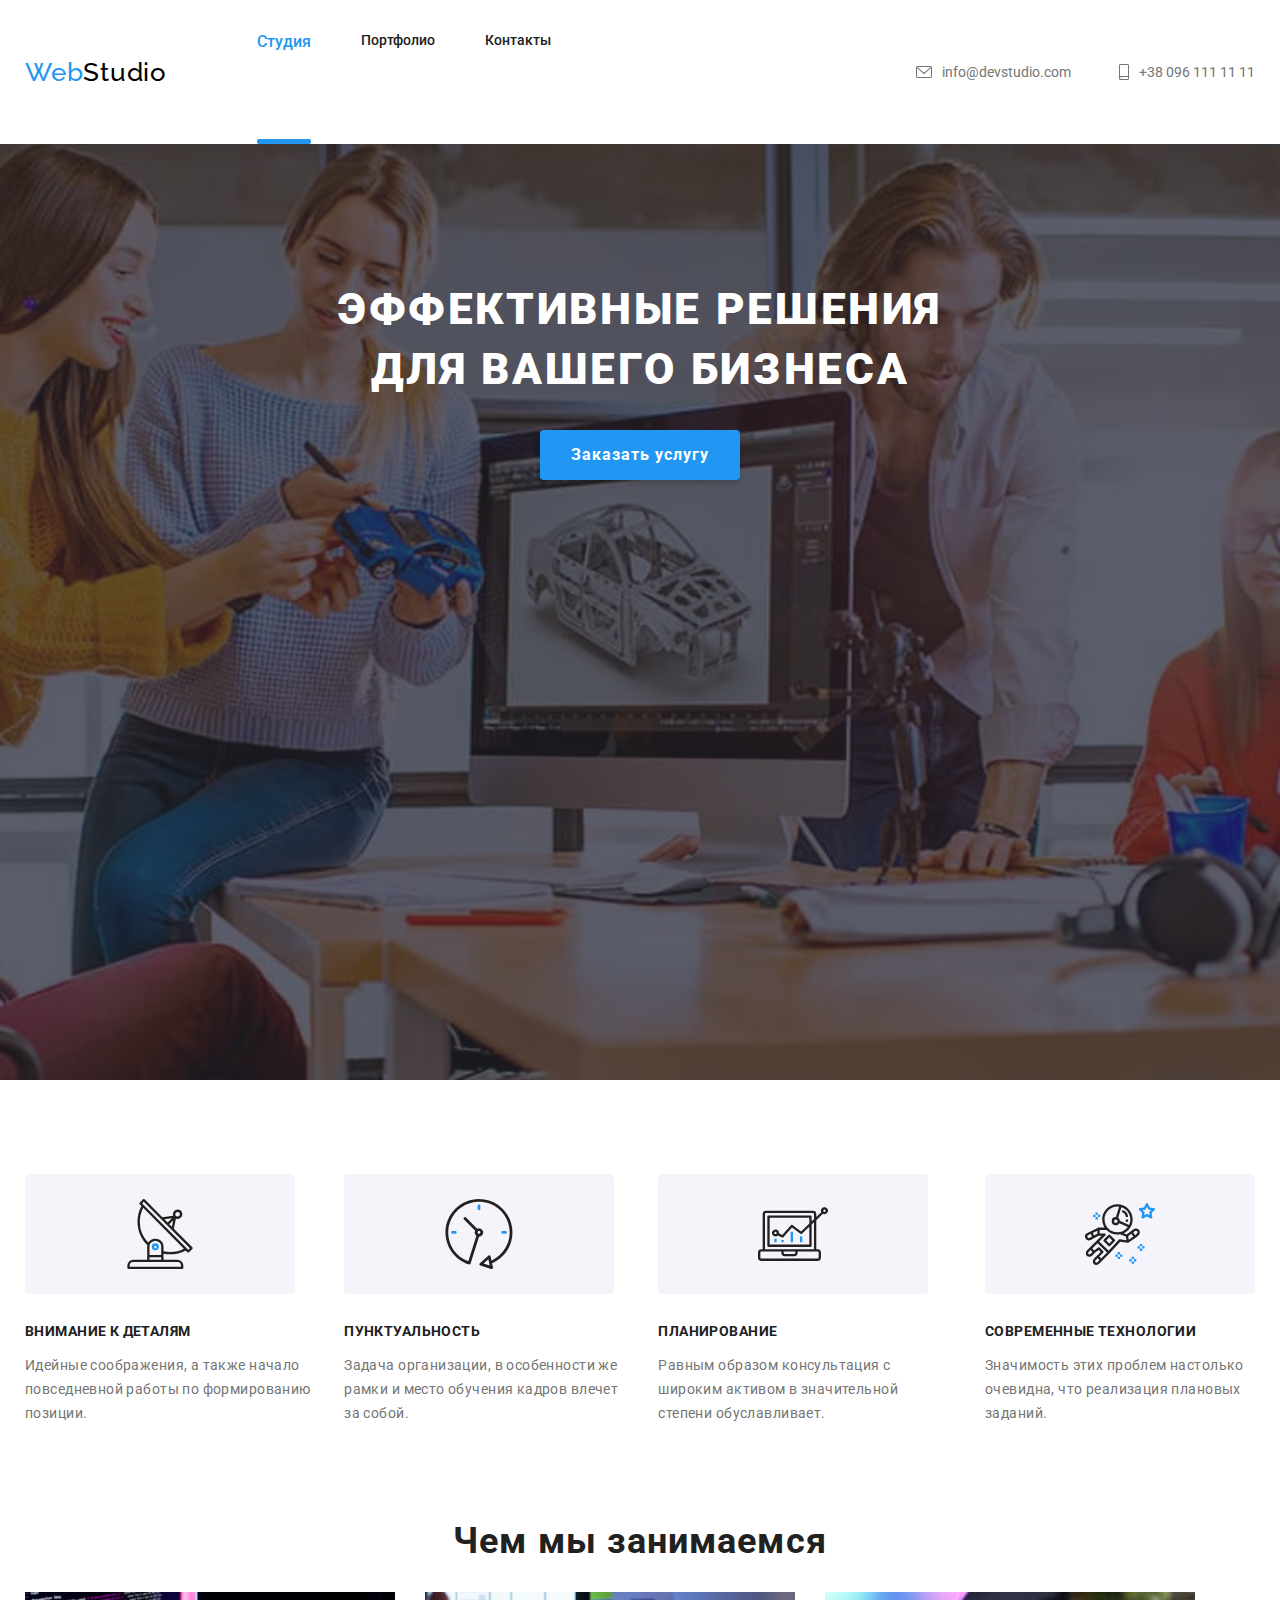
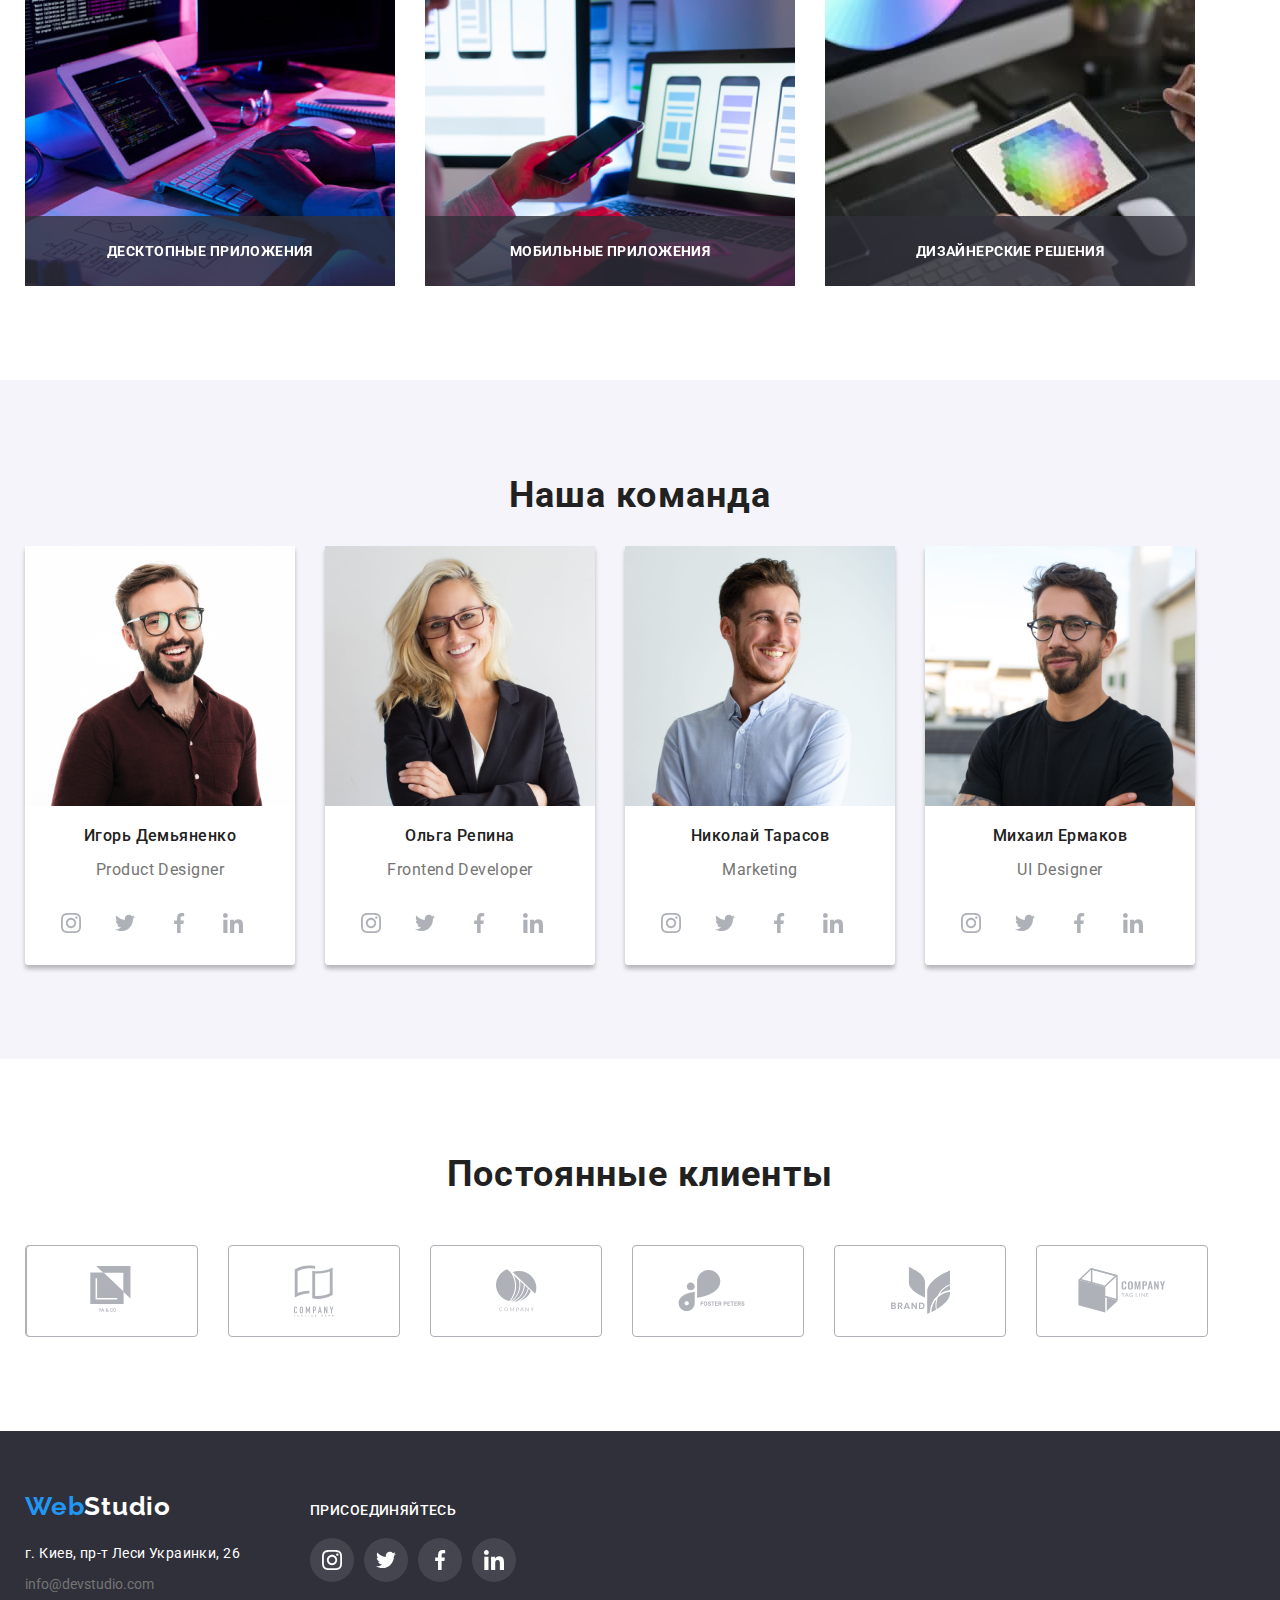
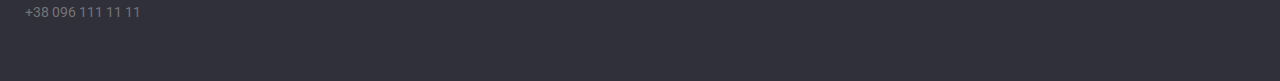
<file: index.html>
<!DOCTYPE html>
<html lang="ru">
  <head>
    <meta charset="UTF-8" />
    <meta name="viewport" content="width=device-width, initial-scale=1.0" />
    <title>Студия</title>
    <link
      rel="stylesheet"
      href="https://cdnjs.cloudflare.com/ajax/libs/modern-normalize/1.0.0/modern-normalize.min.css"
      integrity="sha512-ISS7cAi1PEhQ8jnbJpJZMd29NlhNj4AWYyLOSp2CE/CsHxTCu+r+t0D2yoJudVrd0/8fTVPUVDzY5Tvli75u/g=="
      crossorigin="anonymous"
    />
    <link rel="preconnect" href="https://fonts.gstatic.com" />
    <link
      href="https://fonts.googleapis.com/css2?family=Oleo+Script&family=Raleway:wght@700&family=Roboto:wght@400;500;700&display=swap"
      rel="stylesheet"
    />
    <link rel="stylesheet" href="./css/styles.css" />
  </head>
  <body>
    <!-- Шапка сайта -->
    <header class="header">
      <div class="container all-container">
        <nav class="navigation">
          <a href="" class="logo link">
            <span class="accent">Web</span>Studio</a
          >
          <ul class="list-no-style">
            <li class="list-margin-style">
              <a class="link link-color link-padding link-underline" href="./index.html">Студия</a>
             
            </li>
            <li class="list-margin-style">
              <a
                class="a-font-color-dark link link-padding"
                href="./portfolio.html"
                target="_blank"
                >Портфолио</a
              >
            </li>
            <li class="list-margin-style">
              <a class="a-font-color-dark link link-padding " href="">Контакты</a>
            </li>
          </ul>
        </nav>
        <ul class="list-no-style-address contacts-hover">
          <li class="email">
            <a
              class="a-font-color-light link email-icon link-padding"
              href="mailto:info@devstudio.com"
              >
              <svg class="email-hover">
                <use href="./Images/symbol-defs.svg#icon-email"></use>
              </svg>
              info@devstudio.com</a
            >
          </li>

          <li>
            <a class="a-font-color-light link tel-icon link-padding" href="tel:+380961111111"
              > <svg width="10px" height="16px" class="tel-hover">
                <use href="./Images/symbol-defs.svg#icon-tel"></use>
              </svg> +38 096 111 11 11</a
            >
          </li>
        </ul>
      </div>
    </header>
    <main>
      <!-- /Шапка сайта -->

      <!-- Герой -->

      <section class="hero">
        <div class="all-container">
          <div class="hero-top">
            <h1>Эффективные решения для вашего бизнеса</h1>
            <button type="button" class="modal-open-btn" data-modal-open>
              Заказать услугу
            </button>
            <div class="backdrop is-hidden" data-modal>
              <div class="modal">
                <p>Hello World! Hello World! Hello World!</p>
              <button class="btn-close" data-modal-close>
                <svg width="11px" height="11px">
                  <use href="./Images/symbol-defs.svg#icon-close"></use>
                </svg>
              </button>
                </div>
            </div>
          </div>
        </div>
      </section>

      <!-- /Герой -->

      <!-- Преимущества -->

      <section class="advantages-padding">
        <div class="all-container">
          <h2 hidden>Наши преимущества</h2>
          <ul class="list-no-style">
            
            <li class="advantages-li">
              <div class="icons-adv">
                <svg width="70px" height="70px" class="advantages-before-one">
                  <use href="./Images/symbol-defs.svg#icon-antenna"></use>
                </svg>
              </div>
              <h3 class="advantages-heading">Внимание к деталям</h3>
              <p class="advantages">
                Идейные соображения, а также начало повседневной работы по
                формированию позиции.
              </p>
            </li>
            <li class="advantages-li">
              <div class="icons-adv">
                <svg width="70px" height="70px">
                  <use href="./Images/symbol-defs.svg#icon-clock"></use>
                </svg>
              </div>
              <h3 class="advantages-heading">Пунктуальность</h3>
              <p class="advantages">
                Задача организации, в особенности же рамки и место обучения
                кадров влечет за собой.
              </p>
            </li>
            <li class="advantages-li">
              <div class="icons-adv">
                <svg width="70px" height="70px">
                  <use href="./Images/symbol-defs.svg#icon-diagram"></use>
                </svg>
              </div>
              <h3 class="advantages-heading">Планирование</h3>
              <p class="advantages">
                Равным образом консультация с широким активом в значительной
                степени обуславливает.
              </p>
            </li>
            <li class="advantages-li">
              <div class="icons-adv">
                <svg width="70px" height="70px">
                  <use href="./Images/symbol-defs.svg#icon-astronaut"></use>
                </svg>
              </div>
              <h3 class="advantages-heading">Современные технологии</h3>
              <p class="advantages">
                Значимость этих проблем настолько очевидна, что реализация
                плановых заданий.
              </p>
            </li>
          </ul>
        </div>
      </section>

      <!-- /Преимущества -->

      <!--Чем мы занимаемся -->

      <section class="projects">
        <div class="all-container">
          <h2>Чем мы занимаемся</h2>
          <ul class="list-no-style projects-flex">
            <li class="item project-style">
              <img
                src="./Images/demonstration1.jpg"
                alt="Планшет на столе"
                width="381"
                title="Пользователь печатает на планшете с помощью клавиатуры"
              />
              <div class="project-titles"> <p class="">десктопные приложения</p></div>
            </li>
            <li class="item project-style">
              <img
                src="./Images/demonstration2.jpg"
                alt="Ноутбук на столе"
                width="381"
                title="Ноутбук стоит на столе"
              />
              <div class="project-titles ">
                <p class="">Мобильные приложения</p>
              </div>
            </li>
            <li class="item project-style">
              <img
                src="./Images/demonstration3.jpg"
                alt="Планшет в руках"
                width="381"
                title="Планшет в руках"
              />
              <div class="project-titles">
                <p class="">Дизайнерские решения</p>
              </div>
            </li>
          </ul>
        </div>
      </section>

      <!-- /Чем мы занимаемся -->

      <!-- Наша команда -->

      <section class="team">
        <div class="all-container">
          <h2>Наша команда</h2>
          <ul class="list-no-style team-flex">
            <li class="item">
              <img
                src="./Images/IgorDemyanenko.jpg"
                width="270"
                height="260"
                alt="Игорь Демьяненко"
              />
              
              <div class="team-style">
                <h3>Игорь Демьяненко</h3>
                <p>Product Designer</p>
                <ul class="div-social list-no-style">
                <li class="margin-social">
                  <a href="" class="social">
                  <svg width="20px" height="20px"  class="social-logo-style">
                    <use href="./Images/symbol-defs.svg#instagram"></use>
                  </svg>
                </a>
                </li>
                <li class="margin-social">
                <a href="" class="social">
                  <svg width="20px" height="20px" class="social-logo-style">
                    <use href="./Images/symbol-defs.svg#twitter"></use>
                  </svg>
                </a>
                </li>
                <li class="margin-social">
                <a href="" class="social">
                  <svg width="20px" height="20px" class="social-logo-style">
                    <use href="./Images/symbol-defs.svg#facebook"></use>
                  </svg>
                </a>
                </li>
                <li>
                <a href="" class="social">
                  <svg width="20px" height="20px" class="social-logo-style">
                    <use href="./Images/symbol-defs.svg#linkedin"></use>
                  </svg>
                  
              </a>
              </li>
              </ul>
              </div>
            </li>
            <li class="item">
              <img
                src="./Images/OlgaRepina.jpg"
                width="270"
                height="260"
                alt="Ольга Репина"
              />
              <div class="team-style">
                <h3>Ольга Репина</h3>
                <p>Frontend Developer</p>
                <ul class="div-social list-no-style">
                <li class="margin-social"><a href="" class="social">
                  <svg width="20px" height="20px" class="social-logo-style">
                    <use href="./Images/symbol-defs.svg#instagram"></use>
                  </svg>
                </a>
                </li>
                <li class="margin-social">
                  
                <a href="" class="social">
                  <svg width="20px" height="20px" class="social-logo-style">
                    <use href="./Images/symbol-defs.svg#twitter"></use>
                  </svg>
                </a>
                </li>
                <li class="margin-social">
                <a href="" class="social">
                  <svg width="20px" height="20px" class="social-logo-style">
                    <use href="./Images/symbol-defs.svg#facebook"></use>
                  </svg>
                </a>
                </li>
                <li>
                <a href="" class="social">
                  <svg width="20px" height="20px" class="social-logo-style">
                    <use href="./Images/symbol-defs.svg#linkedin"></use>
                  </svg>
                </a>
                </li>

                </ul>
              </div>
            </li>
            <li class="item">
              <img
                src="./Images/NikolayTarasov.jpg"
                width="270"
                height="260"
                alt="Николай Тарасов"
              />
              <div class="team-style">
                <h3>Николай Тарасов</h3>
                <p>Marketing</p>
                <ul class="div-social list-no-style">
                  <li class="margin-social">
                <a href="" class="social">
                  <svg width="20px" height="20px" class="social-logo-style">
                    <use href="./Images/symbol-defs.svg#instagram"></use>
                  </svg>
                </a>
                </li>
               <li class="margin-social"> <a href="" class="social">
                  <svg width="20px" height="20px" class="social-logo-style">
                    <use href="./Images/symbol-defs.svg#twitter"></use>
                  </svg>
                </a>
                </li>
                <li class="margin-social">
                <a href="" class="social">
                  <svg width="20px" height="20px" class="social-logo-style">
                    <use href="./Images/symbol-defs.svg#facebook"></use>
                  </svg>
                </a>
</li>
                <li>
                <a href="" class="social">
                  <svg width="20px" height="20px" class="social-logo-style">
                    <use href="./Images/symbol-defs.svg#linkedin"></use>
                  </svg>
                </a>
</li>
                </ul>

              </div>
            </li>
            <li class="item">
              <img
                src="./Images/MichaelErmakov.jpg"
                width="270"
                height="260"
                alt="Михаил Ермаков"
              />
              <div class="team-style">
                <h3>Михаил Ермаков</h3>
                <p>UI Designer</p>
                <ul class="div-social list-no-style">
                <li class="margin-social"><a href="" class="social">
                  <svg width="20px" height="20px" class="social-logo-style">
                    <use href="./Images/symbol-defs.svg#instagram"></use>
                  </svg>
                </a>
                </li>
               <li class="margin-social"> <a href="" class="social">
                  <svg width="20px" height="20px" class="social-logo-style">
                    <use href="./Images/symbol-defs.svg#twitter"></use>
                  </svg>
                </a>
                </li>
                <li class="margin-social">
                <a href="" class="social">
                  <svg width="20px" height="20px" class="social-logo-style">
                    <use href="./Images/symbol-defs.svg#facebook"></use>
                  </svg>
                </a>
                </li>
                <li>
                <a href="" class="social">
                  <svg width="20px" height="20px" class="social-logo-style">
                    <use href="./Images/symbol-defs.svg#linkedin"></use>
                  </svg>
                </a>
                </li>
                </ul>
               

              </div>
            </li>
          </ul>
        </div>
      </section>

      <!-- Постоянные клиенты -->
      <section class="clients">
        <div class="all-container">
          <h2>Постоянные клиенты</h2>
          <ul class="list-no-style button-icon">
            <li>
              <a href="" class="button-icon">
                <svg width="49px" height="49px"  class="clients-logo-style">
                  <use href="./Images/symbol-defs.svg#.iconlogo_1"></use>
                </svg>
              </a>
           </li>
            <li>
              <a href="" class="button-icon">
              <svg width="40px" height="52px" class="clients-logo-style">
                <use href="./Images/symbol-defs.svg#.iconlogo_2"></use>
              </svg>
             
            </a>
          </li>
            <li>
              <a href="" class="button-icon">
              <svg width="41px" height="43px" class="clients-logo-style">
                <use href="./Images/symbol-defs.svg#.iconlogo_3"></use>
              </svg>
            </a>
          </li>
            <li>
              <a href="" class="button-icon">
              <svg width="80px" height="42px" class="clients-logo-style">
                <use href="./Images/symbol-defs.svg#.iconlogo_4"></use>
              </svg>
            </a>
          </li>
            <li>
              <a href="" class="button-icon">
              <svg  width="59px" height="47px" class="clients-logo-style">
                <use href="./Images/symbol-defs.svg#.iconlogo_5"></use>
              </svg>
            </a>
          </li>
            <li>
              <a href="" class="button-icon">
                <svg width="88px" height="45px" class="clients-logo-style">
                  <use href="./Images/symbol-defs.svg#.iconlogo_6"></use>
                </svg>
              </a>
            </li>
          </ul>
        </div>
      </section>
    </main>

    <!-- Футер -->
    <footer class="footer">
      <div class="all-container footer-box">
        <div class="footer-box-contact">
        <a class="footer-style" href="">
          <span class="accent">Web</span>Studio</a
        >
        <address>г. Киев, пр-т Леси Украинки, 26</address>
        <ul class="list-no-style wrap">
          <li>
            <a class="a-font-color-light" href="mailto:info@devstudio.com"
              >info@devstudio.com</a
            >
          </li>
          <li class="padding-email">
            <a class="a-font-color-light" href="tel:+380961111111"
              >+38 096 111 11 11</a
            >
          </li>
        </ul>
      </div>

      <div class="footer-box-link">
        <p class="footer-title">присоединяйтесь</p>
        <ul class="footer-icon-padding list-no-style">
        <li><a href="" class="social social-footer">
          <svg width="20px" height="20px" class="social-logo-style">
            <use href="./Images/symbol-defs.svg#instagram"></use>
          </svg>
        </a>
        </li>
        <li><a href="" class="social social-footer">
          <svg width="20px" height="20px" class="social-logo-style">
            <use href="./Images/symbol-defs.svg#twitter"></use>
          </svg>
        </a></li>
        <li><a href="" class="social social-footer">
          <svg width="20px" height="20px" class="social-logo-style">
            <use href="./Images/symbol-defs.svg#facebook"></use>
          </svg>
        </a></li>
        <li><a href="" class="social social-footer">
          <svg width="20px" height="20px" class="social-logo-style">
            <use href="./Images/symbol-defs.svg#linkedin"></use>
          </svg>
        </a>
        </ul>
      </div>
      </div>
    </footer>

    <script src="./js/modal.js"></script>
  </body>
</html>
</file>
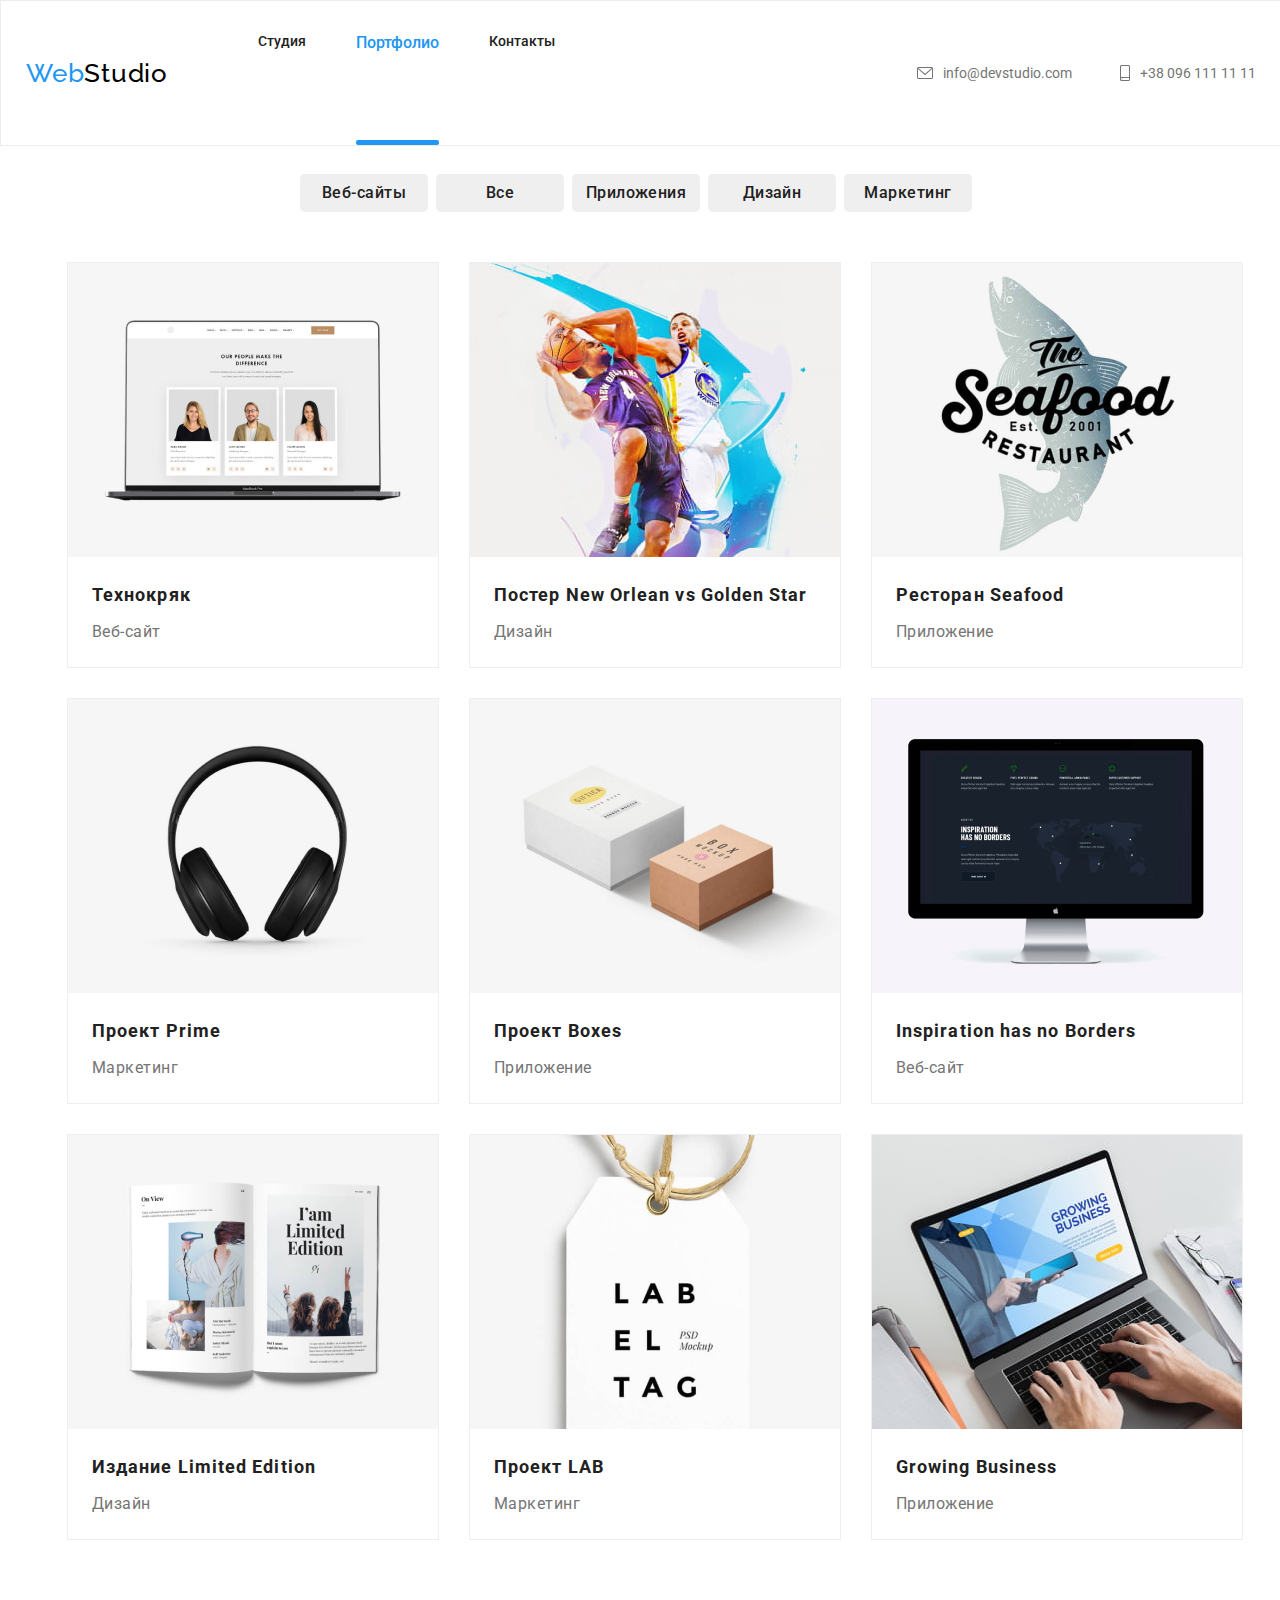
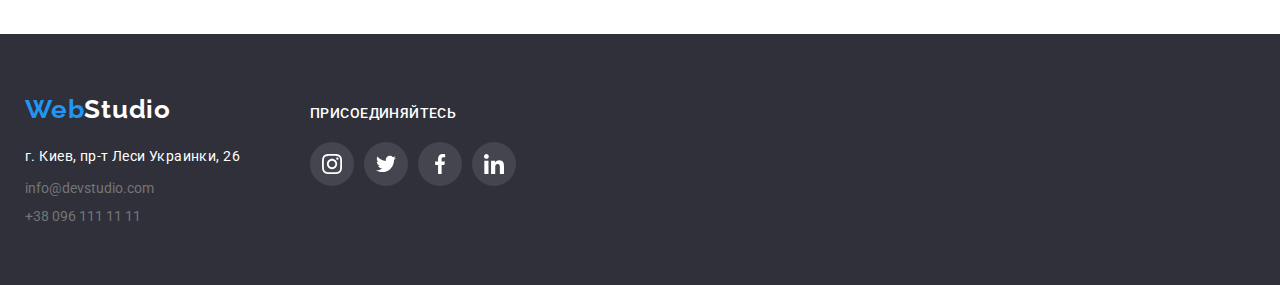
<file: portfolio.html>
<!DOCTYPE html>
<html lang="ru">

<head>
  <meta charset="UTF-8" />
  <meta name="viewport" content="width=device-width, initial-scale=1.0" />
  <title>Портфолио</title>
  <link rel="stylesheet" href="https://cdnjs.cloudflare.com/ajax/libs/modern-normalize/1.0.0/modern-normalize.min.css"
    integrity="sha512-ISS7cAi1PEhQ8jnbJpJZMd29NlhNj4AWYyLOSp2CE/CsHxTCu+r+t0D2yoJudVrd0/8fTVPUVDzY5Tvli75u/g=="
    crossorigin="anonymous" />
  <link rel="preconnect" href="https://fonts.gstatic.com" />
  <link
    href="https://fonts.googleapis.com/css2?family=Oleo+Script&family=Raleway:wght@700&family=Roboto:wght@400;500;700&display=swap"
    rel="stylesheet" />
  <link rel="stylesheet" href="./css/styles.css" />
</head>

<body>
  <!-- Шапка сайта -->
  <header class="header header-nav">
    <div class="container all-container">
      <nav class="navigation">
        <a href="" class="logo link"> <span class="accent">Web</span>Studio</a>
        <ul class="list-no-style">
          <li class="list-margin-style"><a class="a-font-color-dark link link-padding" href="./index.html">Студия</a></li>
          <li class="list-margin-style"><a class="link-color link link-padding link-underline" href="./portfolio.html"
              target="_blank">Портфолио</a></li>
          <li class="list-margin-style"><a class="a-font-color-dark link link-padding" href="">Контакты</a></li>
        </ul>
      </nav>
      <ul class="list-no-style-address contacts-hover">
        <li class="email">
          <a class="a-font-color-light link email-icon link-padding" href="mailto:info@devstudio.com">
            <svg  class="email-hover">
              <use href="./Images/symbol-defs.svg#icon-email"></use>
            </svg>
            info@devstudio.com</a>
        </li>
      
        <li>
          <a class="a-font-color-light link tel-icon link-padding" href="tel:+380961111111"> <svg width="10px" height="16px"
              class="tel-hover">
              <use href="./Images/symbol-defs.svg#icon-tel"></use>
            </svg> +38 096 111 11 11</a>
        </li>
      </ul>
    </div>
  </header>
  <main>
    <!-- /Шапка сайта -->
    <section class="cards">
      <div class="all-container">
        <!-- Радио кнопки -->

        <ul class="list-no-style margin-radio">
          <li><button class="radio-button" type="button">Веб-сайты</button></li>
          <li><button class="radio-button button-padding" type="button">Все</button></li>
          <li><button class="radio-button" type="button">Приложения</button></li>
          <li><button class="radio-button" type="button">Дизайн</button></li>
          <li><button class="radio-button" type="button">Маркетинг</button></li>
        </ul>

<!-- /Радио кнопки -->

    <!--Карточки-->
        <ul class="list-no-style flex-container">
        
          <li class="list-no-style flex-cards">
           
            <a href="" class="flex-hover">
              <div class="flex-style">
                <img src="./Images/portfolio_card1.jpg" alt="Ноутбук с тремя фотографиями людей" />
                
                
                <div class="overlay">
                  <p class="text-action-style">Технокряк это современная площадка распространения коронавируса.
                    Компании используют эту платформу для цифрового
                    шпионажа и атак на защищённые сервера конкурентов.</p>
                </div>
            </div>
              <div class="cards-style overflow-hover"><h2>Технокряк</h2>
              <p>Веб-сайт</p></div>
            </a>
         
        
        
        
          </li>
        
          <li class="list-no-style flex-cards">
            <a href=""class="flex-hover">
                <div class="flex-style">
              <img src="./Images/portfolio_card2.jpg" alt="Постер с баскетболистами" />
              <div class="overlay">
                <p class="text-action-style">Lorem ipsum dolor sit amet consectetur adipisicing elit. 
                  Ipsum fugit blanditiis facere sapiente mollitia dolorum reiciendis autem tempore aperiam vel. 
                  Veniam cum error iste tempore placeat nobis eaque, rem quam.</p>
              </div>
              </div>
             <div class="cards-style"><h2>Постер New Orlean vs Golden Star</h2>
              <p>Дизайн</p></div>
            </a>
        
        
          </li>
        
          <li class="list-no-style flex-cards">
            <a href="" class="flex-hover">
              <div class="flex-style">
              <img src="./Images/portfolio_card3.jpg" alt="Ресторан сиафуд" />
              
                <div class="overlay">
                  <p class="text-action-style">Lorem ipsum dolor sit amet consectetur adipisicing elit.
                    Ipsum fugit blanditiis facere sapiente mollitia dolorum reiciendis autem tempore aperiam vel.
                    Veniam cum error iste tempore placeat nobis eaque, rem quam.</p>
                </div>
                </div>
              <div class="cards-style"><h2>Ресторан Seafood</h2>
              <p>Приложение</p></div>
            </a>
        
        
          </li>
        
        
          <li class="list-no-style flex-cards">
            <a href="" class="flex-hover">
              <div class="flex-style">
                <img src="./Images/portfolio_card4.jpg" alt="Наушники" />
                <div class="overlay">
                  <p class="text-action-style">Lorem ipsum dolor sit amet consectetur adipisicing elit.
                    Ipsum fugit blanditiis facere sapiente mollitia dolorum reiciendis autem tempore aperiam vel.
                    Veniam cum error iste tempore placeat nobis eaque, rem quam.</p>
                </div>
                </div>
              <div class="cards-style"><h2>Проект Prime</h2>
              <p>Маркетинг</p></div>
            </a>
        
        
          </li>
        
          <li class="list-no-style flex-cards">
            <a href="" class="flex-hover">
              <div class="flex-style">
                <img src="./Images/portfolio_card5.jpg" alt="2 коробки" />
                <div class="overlay">
                  <p class="text-action-style">Lorem ipsum dolor sit amet consectetur adipisicing elit.
                    Ipsum fugit blanditiis facere sapiente mollitia dolorum reiciendis autem tempore aperiam vel.
                    Veniam cum error iste tempore placeat nobis eaque, rem quam.</p>
                </div>
                </div>
              <div class="cards-style"><h2>Проект Boxes</h2>
              <p>Приложение</p></div>
            </a>
        
        
          </li>
        
        
          <li class="list-no-style flex-cards">
            <a href="" class="flex-hover">
              <div class="flex-style">
                <img src="./Images/portfolio_card6.jpg" alt="Монитор с демонстрацией сайта" />
                <div class="overlay">
                  <p class="text-action-style">Lorem ipsum dolor sit amet consectetur adipisicing elit.
                    Ipsum fugit blanditiis facere sapiente mollitia dolorum reiciendis autem tempore aperiam vel.
                    Veniam cum error iste tempore placeat nobis eaque, rem quam.</p>
                </div>
                </div>
              <div class="cards-style"><h2>Inspiration has no Borders</h2>
              <p>Веб-сайт</p></div>
            </a>
        
        
          </li>
        
        
          <li class="list-no-style flex-cards">
            <a href="" class="flex-hover">
              <div class="flex-style">
                <img src="./Images/portfolio_card7.jpg" alt="Разворот журнала" />
                <div class="overlay">
                  <p class="text-action-style">Lorem ipsum dolor sit amet consectetur adipisicing elit.
                    Ipsum fugit blanditiis facere sapiente mollitia dolorum reiciendis autem tempore aperiam vel.
                    Veniam cum error iste tempore placeat nobis eaque, rem quam.</p>
                </div>
                </div>
              <div class="cards-style"><h2>Издание Limited Edition</h2>
              <p>Дизайн</p></div>
            </a>
        
          </li>
        
        
        
        
          <li class="list-no-style flex-cards">
            <a href="" class="flex-hover">
              <div class="flex-style">
                <img src="./Images/portfolio_card8.jpg" alt="Ярлык-этикетка брендированная" />
                <div class="overlay">
                  <p class="text-action-style">Lorem ipsum dolor sit amet consectetur adipisicing elit.
                    Ipsum fugit blanditiis facere sapiente mollitia dolorum reiciendis autem tempore aperiam vel.
                    Veniam cum error iste tempore placeat nobis eaque, rem quam.</p>
                </div>
                </div>
              <div class="cards-style"><h2>Проект LAB</h2>
              <p>Маркетинг</p></div>
            </a>
        
        
          </li>
        
          <li class="list-no-style flex-cards">
            <a href="" class="flex-hover">
              <div class="flex-style">
                <img src="./Images/portfolio_card9.jpg" alt="Человек работает за ноутбуком" />
                <div class="overlay">
                  <p class="text-action-style">Lorem ipsum dolor sit amet consectetur adipisicing elit.
                    Ipsum fugit blanditiis facere sapiente mollitia dolorum reiciendis autem tempore aperiam vel.
                    Veniam cum error iste tempore placeat nobis eaque, rem quam.</p>
                </div>
                </div>
              <div class="cards-style"><h2>Growing Business</h2>
              <p>Приложение</p></div>
            </a>
        
        
          </li>
        </ul>
      </div>


  


     


    </section>
    <!--/Карточки-->
  </main>

  <!-- Футер -->
  <footer class="footer">
    <div class="all-container footer-box">
      <div class="footer-box-contact">
        <a class="footer-style" href="">
          <span class="accent">Web</span>Studio</a>
        <address>г. Киев, пр-т Леси Украинки, 26</address>
        <ul class="list-no-style wrap">
          <li>
            <a class="a-font-color-light" href="mailto:info@devstudio.com">info@devstudio.com</a>
          </li>
          <li class="padding-email">
            <a class="a-font-color-light" href="tel:+380961111111">+38 096 111 11 11</a>
          </li>
        </ul>
      </div>
  
      <div class="footer-box-link">
        <p class="footer-title">присоединяйтесь</p>
        <ul class="footer-icon-padding list-no-style">
          <li><a href="" class="social social-footer">
              <svg width="20px" height="20px" class="social-logo-style">
                <use href="./Images/symbol-defs.svg#instagram"></use>
              </svg>
            </a>
          </li>
          <li><a href="" class="social social-footer">
              <svg width="20px" height="20px" class="social-logo-style">
                <use href="./Images/symbol-defs.svg#twitter"></use>
              </svg>
            </a></li>
          <li><a href="" class="social social-footer">
              <svg width="20px" height="20px" class="social-logo-style">
                <use href="./Images/symbol-defs.svg#facebook"></use>
              </svg>
            </a></li>
          <li><a href="" class="social social-footer">
              <svg width="20px" height="20px" class="social-logo-style">
                <use href="./Images/symbol-defs.svg#linkedin"></use>
              </svg>
            </a>
        </ul>
      </div>
    </div>
  </footer>
  </body>
  
  </html>
</file>
<file: css/styles.css>
/* Roboto 400
Roboto 700
Roboto 500
Raleway 700
Oleo Script
*/

/* font-family: 'Roboto', sans-serif; */

/* ===== Общие настройки ===== */

:root {
  --font-main: "Roboto", sans-serif;
  --font-second: "Raleway";
  --font-second-color: #2196f3;
  --font-main-color: #212121;
  --font-third-color: #757575;
  --font-color-light: #ffffff;
}

body {
  margin: 0;
  padding-top: 80px;
  font-family: var(--font-main);
  font-style: normal;
}

body img {
  display: block;
  max-width: 100%;
  height: auto;
}

.list-no-style {
  list-style: none;
  display: flex;
  margin: 0;
  padding: 0;
}

header {
  position: fixed;
  width: 100%;
  min-height: 80px;
  top: 0;
  left: 0;
  background-color: #ffffff;
  z-index: 1;
}

header .link-padding {
  padding: 32px 0;
  min-height: 80px;
}

.link-color {
  color: var(--font-second-color);
}

.link-underline {
  position: relative;
  padding: 0;
}

.link-underline::after {
  content: " ";
  position: absolute;
  left: 0;
  bottom: 0;

  display: block;
  width: 100%;
  height: 5px;
  background-color: var(--font-second-color);
  border-radius: 2px;
  opacity: 0;
}

.link-underline:after {
  opacity: 1;
}

.list-margin-style:not(:last-child) {
  margin-right: 50px;
}

nav .link {
  display: block;
  font-weight: 500;
}

.list-no-style-address {
  list-style: none;
  display: flex;
  margin: 0;
  padding: 0;
}

.list-no-style-address .link + .link {
  margin-left: 50px;
}

.margin-tel {
  margin-right: 0;
}

.hero-top {
  width: 696px;
  margin: 0 auto;
  flex-grow: 1;
  padding: 0;
}

.hero .modal-open-btn {
  margin-top: 30px;
}

/* .container-hero {
  width: 1200px;
}
*/

.email {
  margin-right: 48px;
}

.all-container {
  width: 1230px;
  margin-right: auto;
  margin-left: auto;
  padding-left: 15px;
  padding-right: 15px;
  margin-left: auto;
  margin-right: auto;

  z-index: 2;
}

.list-no-style-address {
  margin-left: auto;
  font-family: var(--font-main);
  font-style: normal;
  margin-right: 0px;
}

.logo {
  font-family: var(--font-second);
  font-style: normal;
  font-weight: bold;
  font-size: 26px;
  line-height: 1.192;
  letter-spacing: 0.03em;
  color: black;
  margin-right: 90px;
}
a {
  text-decoration: none;
}

h2,
h3,
h4 {
  font-family: var(--font-main);
  padding: 0;
}

h2 {
  font-size: 36px;
  line-height: 1.167;
  letter-spacing: 0.03em;
  color: var(--font-main-color);
}

.footer {
  padding-top: 60px;
  padding-bottom: 60px;
  color: var(--font-second-color);
}
/* ===== /Общие настройки ===== */

/* ===== Шапка сайта ===== */

.header a .header a:visited {
  font-weight: 500;
  font-size: 14px;
  line-height: 1.14;
  letter-spacing: 0.02em;
  color: var(--font-main-color);
}

.header .container {
  display: flex;
  align-items: center;
}

.header .navigation {
  display: flex;
  align-items: center;
}

.header-nav {
  border: 1px solid #ececec;
}

.header li a:hover,
.header a:active,
.header a:focus {
  color: var(--font-second-color);
}

.header li a {
  transition-duration: 250ms;
  transition-timing-function: cubic-bezier(0.4, 0, 0.2, 1);
}

.a-font-color-dark {
  color: var(--font-main-color);
  font-size: 14px;
}

.a-font-color-light {
  color: var(--font-third-color);
  font-size: 14px;
}
/* ===== /Шапка сайта ===== */

/* ===== Герой ===== */

.hero h1 {
  font-family: var(--font-main);
  font-style: normal;
  font-weight: 900;
  font-size: 44px;
  line-height: 1.36;
  letter-spacing: 0.06em;
  text-transform: uppercase;
  color: var(--font-color-light);
  margin: 0;
}

.hero {
  padding-top: 200px;
  padding-bottom: 200px;
  background-color: #2f303a;
  text-align: center;
  background-image: linear-gradient(
      to right,
      rgba(47, 48, 58, 0.5),
      rgba(47, 48, 58, 0.5)
    ),
    url("../Images/bcg-hero.jpg");

  max-width: 1600px;
  height: 600px;
  background-repeat: no-repeat;
  background-position: center;
  background-size: cover;
  margin-left: auto;
  margin-right: auto;
}

.advantages-padding {
  padding-top: 0;
  padding-top: 94px;
  padding-bottom: 94px;
}

.advantages-li:not(:first-child) {
  margin-left: 30px;
}

.icons-adv {
  background-color: #f5f4fa;
  display: flex;
  justify-content: center;
  align-items: center;
  width: 270px;
  height: 120px;
  margin-bottom: 30px;
  margin-right: 0;
  border-radius: 4px;
}

.contacts-hover a {
  display: inline-flex;
  align-items: center;
}

.contacts-hover a:hover,
.contacts-hover a:active,
.contacts-hover a:focus {
  color: var(--font-second-color);
}

.contacts-hover a {
  transition-duration: 250ms;
  transition-timing-function: cubic-bezier(0.4, 0, 0.2, 1);
}

.email-icon {
  background-repeat: no-repeat;
  background-position: center;
  background-size: cover;
  background-size: auto;
}

.email-hover {
  width: 16px;
  height: 12px;
  margin-right: 10px;
  fill: currentColor;
}

.tel-hover {
  margin-right: 10px;
  fill: currentColor;
}

.tel-icon {
  display: flex;
  background-repeat: no-repeat;
  background-position: center;
  background-size: auto;
}

.modal-open-btn {
  width: 200px;
  height: 50px;
  font-family: var(--font-main);
  font-style: normal;
  font-weight: 700;
  font-size: 16px;
  line-height: 1.87;
  letter-spacing: 0.06em;
  color: var(--font-color-light);
  background: var(--font-second-color);
  box-shadow: 0px 4px 4px rgba(0, 0, 0, 0.15);
  border-radius: 4px;
  border-color: transparent;
  cursor: pointer;
  text-align: center;
}

.backdrop {
  position: fixed;
  top: 0;
  left: 0;
  width: 100%;
  height: 100%;
  background-color: rgba(0, 0, 0, 0.2);
  opacity: 1;

  transition: opasity 250ms cubic-bezier(0.4, 0, 0.2, 1);
}

.backdrop.is-hidden {
  opacity: 0;
  pointer-events: none;
}

.backdrop.is-hidden .modal {
  transform: translate(-50%, -50%) scale(0.9);
}

.modal {
  position: absolute;
  top: 50%;
  left: 50%;

  z-index: 2;

  width: 528px;
  min-height: 581px;

  background-color: #ffffff;
  box-shadow: 0px 1px 3px rgba(0, 0, 0, 0.12), 0px 1px 1px rgba(0, 0, 0, 0.14),
    0px 2px 1px rgba(0, 0, 0, 0.2);
  border-radius: 4px;
  transform: translate(-50%, -50%) scale(1);

  transition: transform 250ms cubic-bezier(0.4, 0, 0.2, 1);
}

.btn-close {
  position: absolute;
  top: 8px;
  right: 8px;
  width: 30px;
  height: 30px;
  border-radius: 50%;
  background-color: #ffffff;
  border: 1px solid rgba(0, 0, 0, 0.1);
  cursor: pointer;
}

/* ===== /Герой ===== */

/* ===== Преимущества ===== */
.advantages-heading {
  font-weight: bold;
  font-size: 14px;
  line-height: 1.14;
  letter-spacing: 0.03em;
  text-transform: uppercase;
  color: var(--font-main-color);
  margin-top: 0;
  margin-bottom: 0;
  margin-bottom: 8px;
}

.advantages {
  font-weight: normal;
  font-size: 14px;
  line-height: 1.71;
  letter-spacing: 0.03em;
  color: var(--font-third-color);
}

.advantages {
  margin-bottom: 0;
}
/* ===== /Преимущества ===== */

/* ===== Чем мы занимаемся ==== */
.projects {
  padding-top: 0;
  padding-bottom: 94px;
}

.projects h2 {
  font-family: var(--font-main);
  font-style: normal;
  font-weight: bold;
  font-size: 36px;
  line-height: 1.167;
  letter-spacing: 0.03em;
  color: var(--font-main-color);
  text-align: center;
  margin-top: 0;
}

.projects p {
  font-weight: 700;
  font-size: 14px;
  line-height: 1.142;
  text-align: center;
  letter-spacing: 0.03em;
  text-transform: uppercase;
  color: var(--font-color-light);
  padding: 27px 82px;
  margin: 0;
}

.project-titles {
  position: absolute;
  bottom: 0%;
  width: 100%;
  min-height: 70px;

  padding: 27 85 27 85;
  background-color: rgba(47, 48, 58, 0.8);
}

.projects-flex {
  display: flex;
  flex-wrap: wrap;
}

.projects-flex .item {
  width: 370px;
  margin-right: 30px;
}

.projects-flex:nth-child(3n) {
  margin-right: 0;
}

.project-style {
  position: relative;
}

/* ===== /Чем мы занимаемся ==== */

/* ===== Портфолио кнопки ===== */

.radio-button-light {
  font-family: var(--font-main);
  font-style: normal;
  font-weight: 500;
  font-size: 16px;
  line-height: 1.62;
  letter-spacing: 0.03em;
  color: var(--font-color-light);
}
.radio-button {
  font-family: var(--font-main);
  font-style: normal;
  font-weight: 500;
  font-size: 16px;
  line-height: 1.62;
  letter-spacing: 0.03em;
  color: var(--font-main-color);
  cursor: pointer;
  border: 0;
  border-radius: 5px;
  min-width: 128px;
  min-height: 38px;
}

.margin-radio {
  margin-bottom: 50px;
}
/* ===== /Портфолио кнопки ===== */

.cards .list-no-style {
  display: flex;
  justify-content: center;
}

.cards .radio-button {
  margin-right: 8px;
  margin-bottom: 0;
}

.cards .radio-button:hover {
  box-shadow: 0px 4px 4px rgba(0, 0, 0, 0.25);
}

.cards .radio-button {
  transition-duration: 250ms;
  transition-timing-function: cubic-bezier(0.4, 0, 0.2, 1);
}

.cards .radio-button:focus {
  box-shadow: 0px 4px 4px rgba(0, 0, 0, 0.25);
}

.button-padding {
  padding-right: 22px;
  padding-left: 22px;
}

.cards h2 {
  font-family: var(--font-main);
  font-style: normal;
  font-weight: bold;
  font-size: 18px;
  line-height: 2;
  letter-spacing: 0.06em;
  color: var(--font-main-color);
}

button:hover,
button:focus {
  background-color: var(--font-second-color);
  color: white;
}

button {
  transition-duration: 250ms;
  transition-timing-function: cubic-bezier(0.4, 0, 0.2, 1);
}

/* ===== Портфолио карточки ===== */
.cards {
  padding-top: 94px;
  padding-bottom: 94px;
}

.cards p {
  font-family: var(--font-main);
  font-style: normal;
  font-weight: normal;
  font-size: 16px;
  line-height: 1.87;
  letter-spacing: 0.03em;

  color: var(--font-third-color);
}

.flex-cards {
  width: 370px;
  margin-right: 30px;
  margin-bottom: 30px;
  border: 1px solid #eeeeee;
}

.cards-style {
  padding: 20px 24px 20px 24px;
}

.flex-style {
  position: relative;
  overflow: hidden;
}

.flex-style {
  position: relative;
}

.overlay {
  width: 100%;
  height: 294px;
  /* padding: 63px 24px; */
  background-color: rgba(33, 150, 243, 0.9);
  position: absolute;
  top: 0;
  opacity: 0;

  transform: translate(0, 100%);

  transition-duration: 250ms;
  transition-timing-function: cubic-bezier(0.4, 0, 0.2, 1);
}

.flex-hover:hover .overlay {
  opacity: 1;
  transform: translate(0);
}

.flex-hover:focus .overlay {
  opacity: 1;
  transform: translate(0);
  /* box-shadow: 0px 4px 4px rgba(0, 0, 0, 0.25); */
}

.overflow-hover {
  overflow: hidden;
}

.cards .text-action-style {
  color: #ffffff;
  padding: 63px 24px;
}

.cards-style p {
  margin: 0;
}

.cards-style h2 {
  margin-top: 0;
  margin-bottom: 4px;
}

.team .item {
  border: 1px none #757575;
  box-shadow: 0px 4px 4px rgba(0, 0, 0, 0.25);
  border-radius: 0px 0px 4px 4px;
}

.flex-container {
  display: flex;
  flex-wrap: wrap;
  width: 1230px;
  padding-left: 15px;
  padding-right: 15px;
  margin-left: auto;
  margin-right: auto;
}

.flex-container a:hover {
  box-shadow: 0px 4px 4px rgba(0, 0, 0, 0.25);
}

.flex-container a {
  transition-duration: 250ms;
  transition-timing-function: cubic-bezier(0.4, 0, 0.2, 1);
}

/* .flex-container a:focus {
  box-shadow: 0px 4px 4px rgba(0, 0, 0, 0.25);
} */

.flex-cards:nth-last-child(-n + 3) {
  margin-bottom: 0;
}

.flex-cards:nth-child(3n) {
  margin-right: 0;
}

/* ===== /Портфолио карточки ===== */

/*  ===== Наша команда ===== */

.team {
  padding-top: 94px;
  padding-bottom: 94px;
  background-color: #f5f4fa;
}

.team h2 {
  font-style: normal;
  font-weight: bold;
  font-size: 36px;
  line-height: 1.167;
  letter-spacing: 0.03em;
  color: var(--font-main-color);
  text-align: center;
  margin-top: 0;
  margin-bottom: 30px;
}

.team h3 {
  font-style: normal;
  font-weight: 500;
  font-size: 16px;
  line-height: 1.187;
  letter-spacing: 0.03em;
  text-align: center;
  margin: 0px 0px 10px 0px;

  color: var(--font-main-color);
}

.team-style {
  padding: 20px 24px 20px 24px;
  background-color: #fff;
  border-radius: 0px 0px 4px 4px;
}

.team-flex {
  display: flex;
  flex-wrap: wrap;
}

.team-flex .item {
  width: 270px;
}

.team-flex .item:not(:last-child) {
  margin-right: 30px;
}

.team ul p {
  font-family: var(--font-main);
  font-style: normal;
  font-weight: normal;
  font-size: 16px;
  line-height: 1.87;
  letter-spacing: 0.03em;
  text-align: center;
  color: var(--font-third-color);
  margin: 0;
}

.team button {
  display: inline-flex;
  flex-direction: row;
  width: 44px;
  height: 44px;
  justify-content: center;
  border-radius: 50%;
  cursor: pointer;
  border: 0px;
  fill: #afb1b8;
  background-color: #fff;
  margin-top: 16px;
  align-items: center;
}

.div-social {
  /* display: block;
  align-items: baseline; */
  display: flex;
  flex-direction: row;
  margin-top: 16px;
}

.margin-social {
  margin-right: 10px;
}

.clients-logo-style {
  align-items: center;
  margin-left: auto;
  margin-right: auto;
}

.team .social {
  display: inline-flex;
  flex-wrap: wrap;

  width: 44px;
  height: 44px;
  border-radius: 50%;
  background: rgba(255, 255, 255, 0.1);
  fill: #afb1b8;
  justify-content: center;
  align-items: center;
  cursor: pointer;
  transition-duration: 250ms;
  transition-timing-function: cubic-bezier(0.4, 0, 0.2, 1);
}

.team .social:not(:last-child) {
  margin-right: 10px;
}

.team .social:hover,
.team .social:active,
.team .social:focus {
  background-color: var(--font-second-color);
  fill: white;
}

.social-logo-style {
  align-items: center;
  justify-content: center;
}

.social svg {
  background-size: 20px;
  background-position: center;
}

/*  ===== /Наша команда ===== */

/* Постоянные клиенты */

.clients {
  padding-top: 94px;

  padding-bottom: 94px;
}

.clients h2 {
  font-style: normal;
  font-weight: bold;
  font-size: 36px;
  line-height: 1.167;
  letter-spacing: 0.03em;
  color: var(--font-main-color);
  text-align: center;
  margin-top: 0;
  margin-bottom: 50px;
}

.button-icon {
  display: flex;
  flex-direction: row;

  align-items: center;
  background-position: center;
  background-size: auto;

  background-color: white;
  fill: #afb1b8;
  width: 170px;
  height: 90px;
  background-repeat: no-repeat;

  border: 1px solid #afb1b8;
  border-width: 1px;
  border-radius: 4px;
  padding: 0;
  cursor: pointer;
  transition-duration: 250ms;
  transition-timing-function: cubic-bezier(0.4, 0, 0.2, 1);
}

.button-icon:hover,
.button-icon:active,
.button-icon:focus {
  background-color: white;
  fill: var(--font-second-color);
  border: 1px solid var(--font-second-color);
}

.clients li:not(:last-child) {
  margin-right: 30px;
}

/* /Постоянные клиенты */

/* ===== Футер ===== */

.accent {
  color: var(--font-second-color);
}

.footer address {
  font-style: normal;
  font-weight: normal;
  font-size: 14px;
  line-height: 1.71;
  letter-spacing: 0.03em;
  color: var(--font-color-light);
  margin-bottom: 9px;
}

.footer {
  background-color: #2f303a;
}

.padding-email {
  display: inline-block;
  margin-top: 9px;
}

.footer li a:hover,
.footer a:active,
.footer a:focus {
  color: var(--font-second-color);
}

.logo-footer-color {
  color: var(--font-color-light);
}

.footer .wrap {
  display: flex;
  flex-direction: column;
}

.footer-style {
  font-family: var(--font-second);
  font-style: normal;
  font-weight: bold;
  font-size: 26px;
  line-height: 1.192;
  letter-spacing: 0.03em;
  color: var(--font-color-light);
  display: inline-block;
  margin-bottom: 20px;
}

.social-footer {
  display: inline-flex;
  width: 44px;
  height: 44px;
  border-radius: 50%;
  background: rgba(255, 255, 255, 0.1);
  fill: #fff;
  justify-content: center;
  align-items: center;
  cursor: pointer;
  margin-right: 10px;
  transition-duration: 250ms;
  transition-timing-function: cubic-bezier(0.4, 0, 0.2, 1);
}

.social-footer:hover,
.social-footer:active,
.social-footer:focus {
  background-color: var(--font-second-color);
  fill: white;
}

.footer-title {
  margin-top: 0;
  margin-bottom: 20px;
  font-style: normal;
  font-weight: 500;
  font-size: 14px;
  line-height: 1.14;
  letter-spacing: 0.03em;
  text-transform: uppercase;
  color: white;
}

.footer-box {
  display: flex;
  align-items: baseline;
}

.footer-box-contact {
  margin-right: 70px;
}

.footer-icon-padding {
  padding: 0;
}

/* ===== /Футер ===== */ ;
</file>
